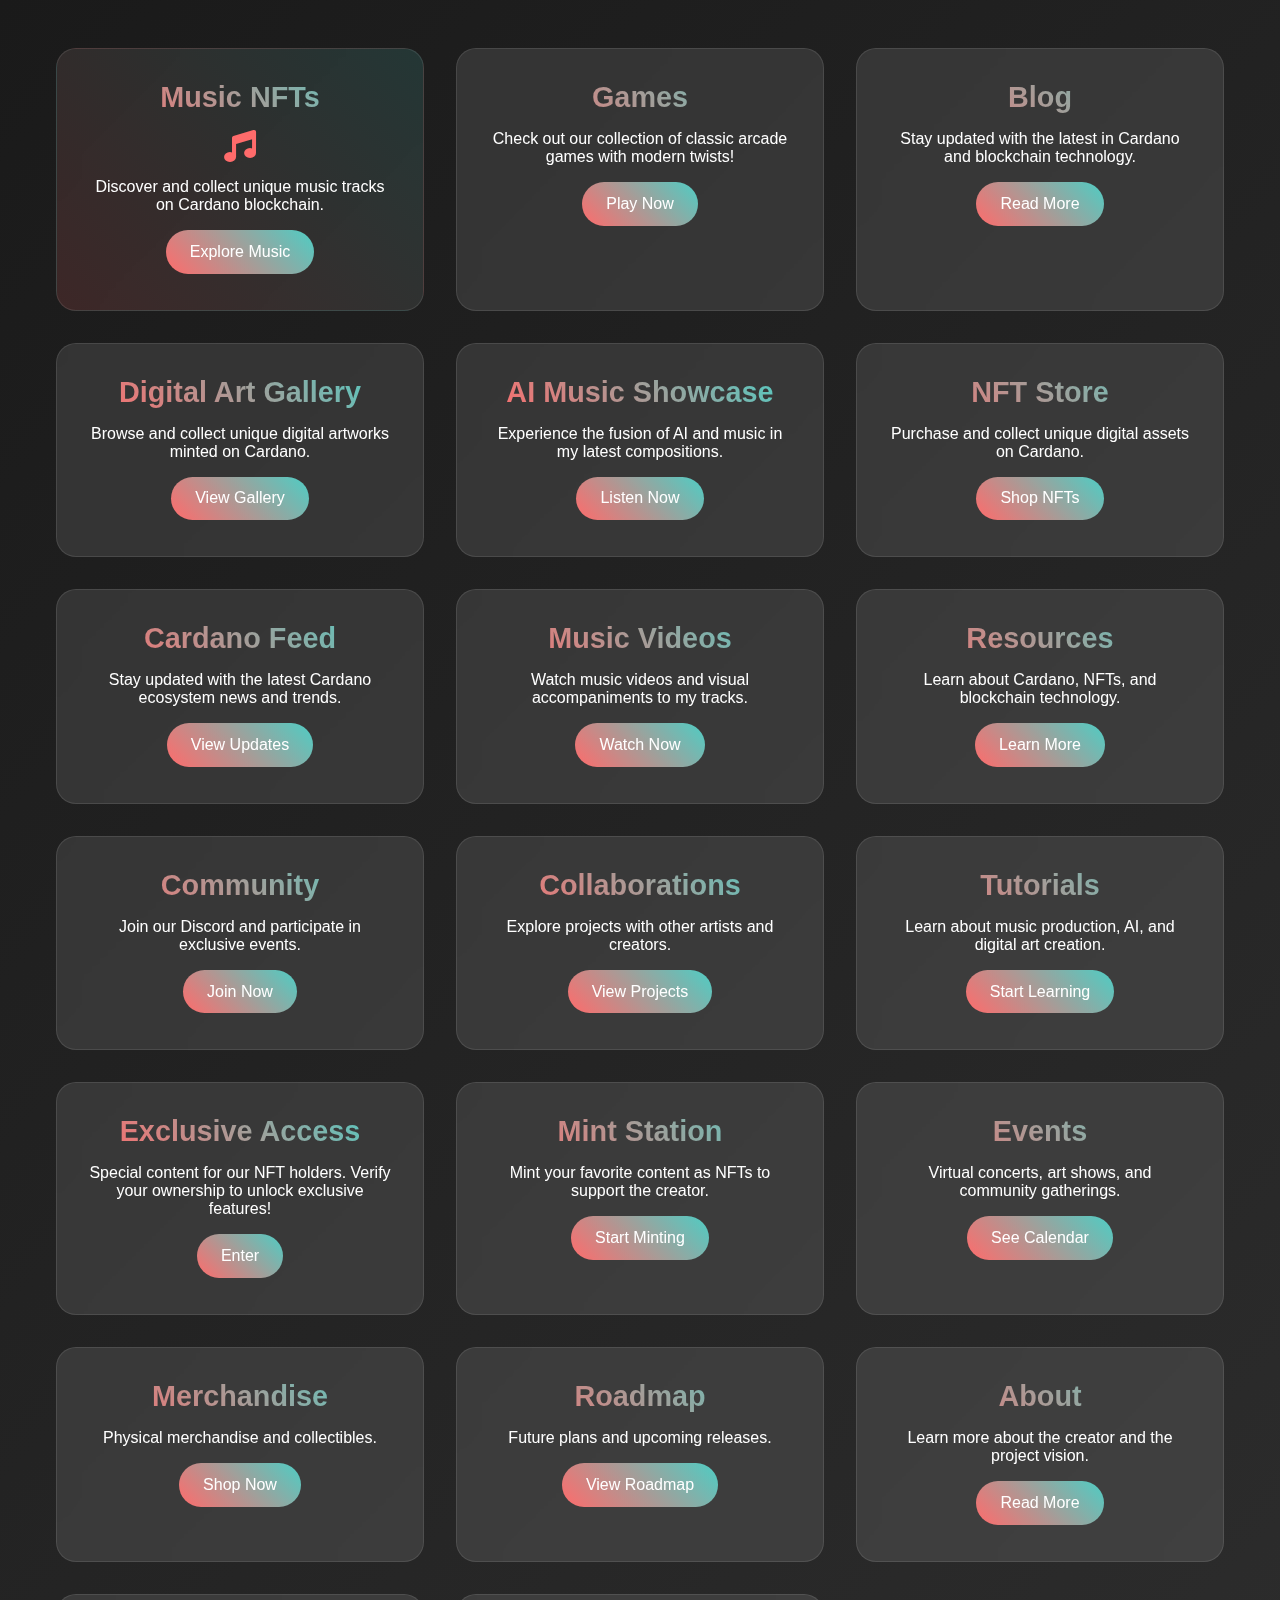
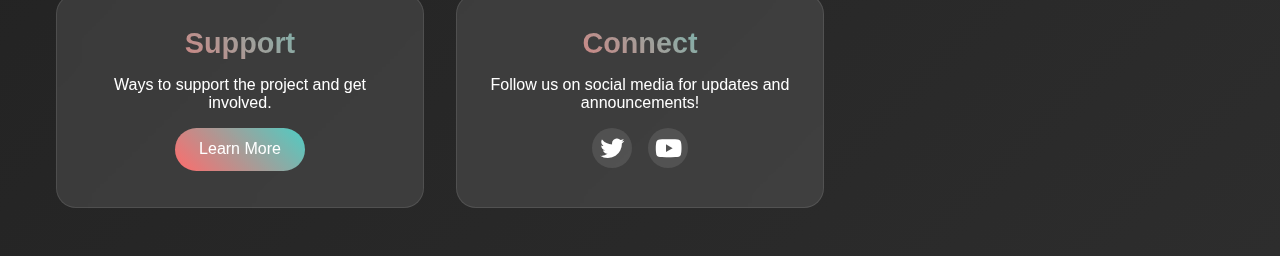
<file: index.html>
<!DOCTYPE html>
<html lang="en">
<head>
    <meta charset="UTF-8">
    <meta name="viewport" content="width=device-width, initial-scale=1.0">
    <title>REIDOS - Home</title>
    <style>
        * {
            margin: 0;
            padding: 0;
            box-sizing: border-box;
            font-family: 'Segoe UI', Tahoma, Geneva, Verdana, sans-serif;
        }

        body {
            background: linear-gradient(135deg, #1a1a1a, #2d2d2d);
            color: #ffffff;
            min-height: 100vh;
            padding: 2rem;
        }

        .container {
            max-width: 1200px;
            margin: 0 auto;
            display: grid;
            grid-template-columns: repeat(auto-fit, minmax(300px, 1fr));
            gap: 2rem;
            padding: 1rem;
        }

        .card {
            background: rgba(255, 255, 255, 0.1);
            border-radius: 20px;
            padding: 2rem;
            text-align: center;
            transition: transform 0.3s ease;
            backdrop-filter: blur(10px);
            border: 1px solid rgba(255, 255, 255, 0.1);
            position: relative;
            overflow: hidden;
        }

        .card::before {
            content: '';
            position: absolute;
            top: 0;
            left: 0;
            right: 0;
            bottom: 0;
            border-radius: 20px;
            padding: 2px;
            background: linear-gradient(45deg, #ff6b6b, #4ecdc4);
            -webkit-mask: 
                linear-gradient(#fff 0 0) content-box, 
                linear-gradient(#fff 0 0);
            -webkit-mask-composite: xor;
            mask-composite: exclude;
            opacity: 0;
            transition: opacity 0.3s ease;
        }

        .card:hover {
            transform: translateY(-10px);
        }

        .card:hover::before {
            opacity: 1;
        }

        .card h2 {
            font-size: 1.8rem;
            margin-bottom: 1rem;
            background: linear-gradient(45deg, #ff6b6b, #4ecdc4);
            -webkit-background-clip: text;
            -webkit-text-fill-color: transparent;
        }

        .neon-link {
            display: inline-block;
            padding: 0.8rem 1.5rem;
            background: linear-gradient(45deg, #ff6b6b, #4ecdc4);
            color: white;
            text-decoration: none;
            border-radius: 25px;
            margin-top: 1rem;
            position: relative;
            z-index: 1;
            overflow: hidden;
            transition: transform 0.3s ease;
        }

        .neon-link::before {
            content: '';
            position: absolute;
            top: 0;
            left: 0;
            width: 100%;
            height: 100%;
            background: linear-gradient(45deg, #ff6b6b, #4ecdc4);
            opacity: 0;
            z-index: -1;
            transition: opacity 0.3s ease;
        }

        .neon-link:hover {
            transform: scale(1.05);
            box-shadow: 0 0 20px rgba(78, 205, 196, 0.5);
        }

        .neon-link:hover::before {
            opacity: 1;
        }

        .social-links {
            display: flex;
            justify-content: center;
            gap: 1rem;
            margin-top: 1rem;
        }

        .social-icon {
            width: 40px;
            height: 40px;
            border-radius: 50%;
            background: rgba(255, 255, 255, 0.1);
            display: flex;
            align-items: center;
            justify-content: center;
            transition: transform 0.3s ease, box-shadow 0.3s ease;
            position: relative;
            z-index: 2;
            cursor: pointer;
            text-decoration: none;
        }

        .social-icon i {
            color: #ffffff;
            font-size: 24px;
            position: relative;
            z-index: 2;
        }

        .social-icon:hover {
            transform: scale(1.1);
            box-shadow: 0 0 15px rgba(78, 205, 196, 0.5);
        }

        .exclusive-card {
            background: linear-gradient(45deg, rgba(255, 107, 107, 0.1), rgba(78, 205, 196, 0.1));
            animation: pulse 2s infinite;
        }

        @keyframes pulse {
            0% { box-shadow: 0 0 0 0 rgba(78, 205, 196, 0.4); }
            70% { box-shadow: 0 0 0 20px rgba(78, 205, 196, 0); }
            100% { box-shadow: 0 0 0 0 rgba(78, 205, 196, 0); }
        }

        .card.music-card {
            background: linear-gradient(45deg, rgba(255, 107, 107, 0.15), rgba(78, 205, 196, 0.15));
        }

        .card.music-card::before {
            background: linear-gradient(45deg, #ff6b6b, #8338ec);
        }

        .music-icon {
            font-size: 2rem;
            margin-bottom: 1rem;
            color: #ff6b6b;
        }
    </style>
    <link rel="stylesheet" href="https://cdnjs.cloudflare.com/ajax/libs/font-awesome/6.0.0/css/all.min.css">
</head>
<body>
    <div class="container">
        <div class="card music-card">
            <h2>Music NFTs</h2>
            <i class="fas fa-music music-icon"></i>
            <p>Discover and collect unique music tracks on Cardano blockchain.</p>
            <a href="music.html" class="neon-link">Explore Music</a>
        </div>

        <div class="card">
            <h2>Games</h2>
            <p>Check out our collection of classic arcade games with modern twists!</p>
            <a href="games.html" class="neon-link">Play Now</a>
        </div>

        <div class="card">
            <h2>Blog</h2>
            <p>Stay updated with the latest in Cardano and blockchain technology.</p>
            <a href="blog.html" class="neon-link">Read More</a>
        </div>

        <div class="card">
            <h2>Digital Art Gallery</h2>
            <p>Browse and collect unique digital artworks minted on Cardano.</p>
            <a href="gallery.html" class="neon-link">View Gallery</a>
        </div>

        <div class="card">
            <h2>AI Music Showcase</h2>
            <p>Experience the fusion of AI and music in my latest compositions.</p>
            <a href="ai-music.html" class="neon-link">Listen Now</a>
        </div>

        <div class="card">
            <h2>NFT Store</h2>
            <p>Purchase and collect unique digital assets on Cardano.</p>
            <a href="store.html" class="neon-link">Shop NFTs</a>
        </div>

        <div class="card">
            <h2>Cardano Feed</h2>
            <p>Stay updated with the latest Cardano ecosystem news and trends.</p>
            <a href="cardano-feed.html" class="neon-link">View Updates</a>
        </div>

        <div class="card">
            <h2>Music Videos</h2>
            <p>Watch music videos and visual accompaniments to my tracks.</p>
            <a href="videos.html" class="neon-link">Watch Now</a>
        </div>

        <div class="card">
            <h2>Resources</h2>
            <p>Learn about Cardano, NFTs, and blockchain technology.</p>
            <a href="resources.html" class="neon-link">Learn More</a>
        </div>

        <div class="card">
            <h2>Community</h2>
            <p>Join our Discord and participate in exclusive events.</p>
            <a href="#" class="neon-link">Join Now</a>
        </div>

        <div class="card">
            <h2>Collaborations</h2>
            <p>Explore projects with other artists and creators.</p>
            <a href="collabs.html" class="neon-link">View Projects</a>
        </div>

        <div class="card">
            <h2>Tutorials</h2>
            <p>Learn about music production, AI, and digital art creation.</p>
            <a href="tutorials.html" class="neon-link">Start Learning</a>
        </div>

        <div class="card">
            <h2>Exclusive Access</h2>
            <p>Special content for our NFT holders. Verify your ownership to unlock exclusive features!</p>
            <a href="exclusive.html" class="neon-link">Enter</a>
        </div>

        <div class="card">
            <h2>Mint Station</h2>
            <p>Mint your favorite content as NFTs to support the creator.</p>
            <a href="mint.html" class="neon-link">Start Minting</a>
        </div>

        <div class="card">
            <h2>Events</h2>
            <p>Virtual concerts, art shows, and community gatherings.</p>
            <a href="events.html" class="neon-link">See Calendar</a>
        </div>

        <div class="card">
            <h2>Merchandise</h2>
            <p>Physical merchandise and collectibles.</p>
            <a href="merch.html" class="neon-link">Shop Now</a>
        </div>

        <div class="card">
            <h2>Roadmap</h2>
            <p>Future plans and upcoming releases.</p>
            <a href="roadmap.html" class="neon-link">View Roadmap</a>
        </div>

        <div class="card">
            <h2>About</h2>
            <p>Learn more about the creator and the project vision.</p>
            <a href="about.html" class="neon-link">Read More</a>
        </div>

        <div class="card">
            <h2>Support</h2>
            <p>Ways to support the project and get involved.</p>
            <a href="support.html" class="neon-link">Learn More</a>
        </div>

        <div class="card">
            <h2>Connect</h2>
            <p>Follow us on social media for updates and announcements!</p>
            <div class="social-links">
                <a href="https://x.com/reidos_ada" class="social-icon" target="_blank">
                    <i class="fab fa-twitter"></i>
                </a>
                <a href="https://youtube.com/@reidos6420" class="social-icon" target="_blank">
                    <i class="fab fa-youtube"></i>
                </a>
            </div>
        </div>
    </div>
</body>
</html>
</file>
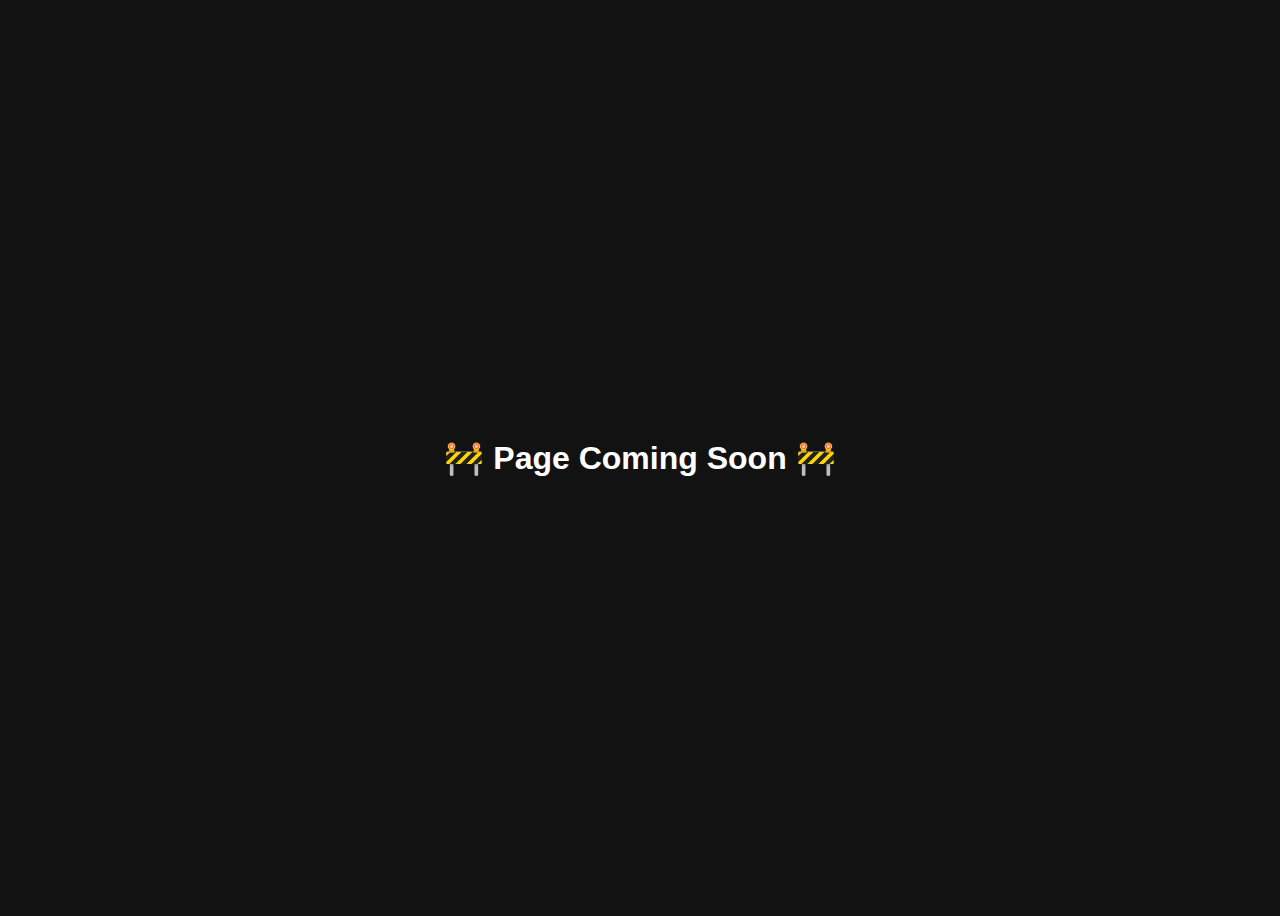
<file: about.html>
<!DOCTYPE html>
<html lang="en">
<head>
  <meta charset="UTF-8">
  <meta name="viewport" content="width=device-width, initial-scale=1.0">
  <title>Coming Soon</title>
  <style>
    body {
      background-color: #121212;
      color: #fff;
      font-family: sans-serif;
      display: flex;
      justify-content: center;
      align-items: center;
      height: 100vh;
    }
    h1 {
      font-size: 2rem;
    }
  </style>
</head>
<body>
  <h1>🚧 Page Coming Soon 🚧</h1>
</body>
</html>
</file>
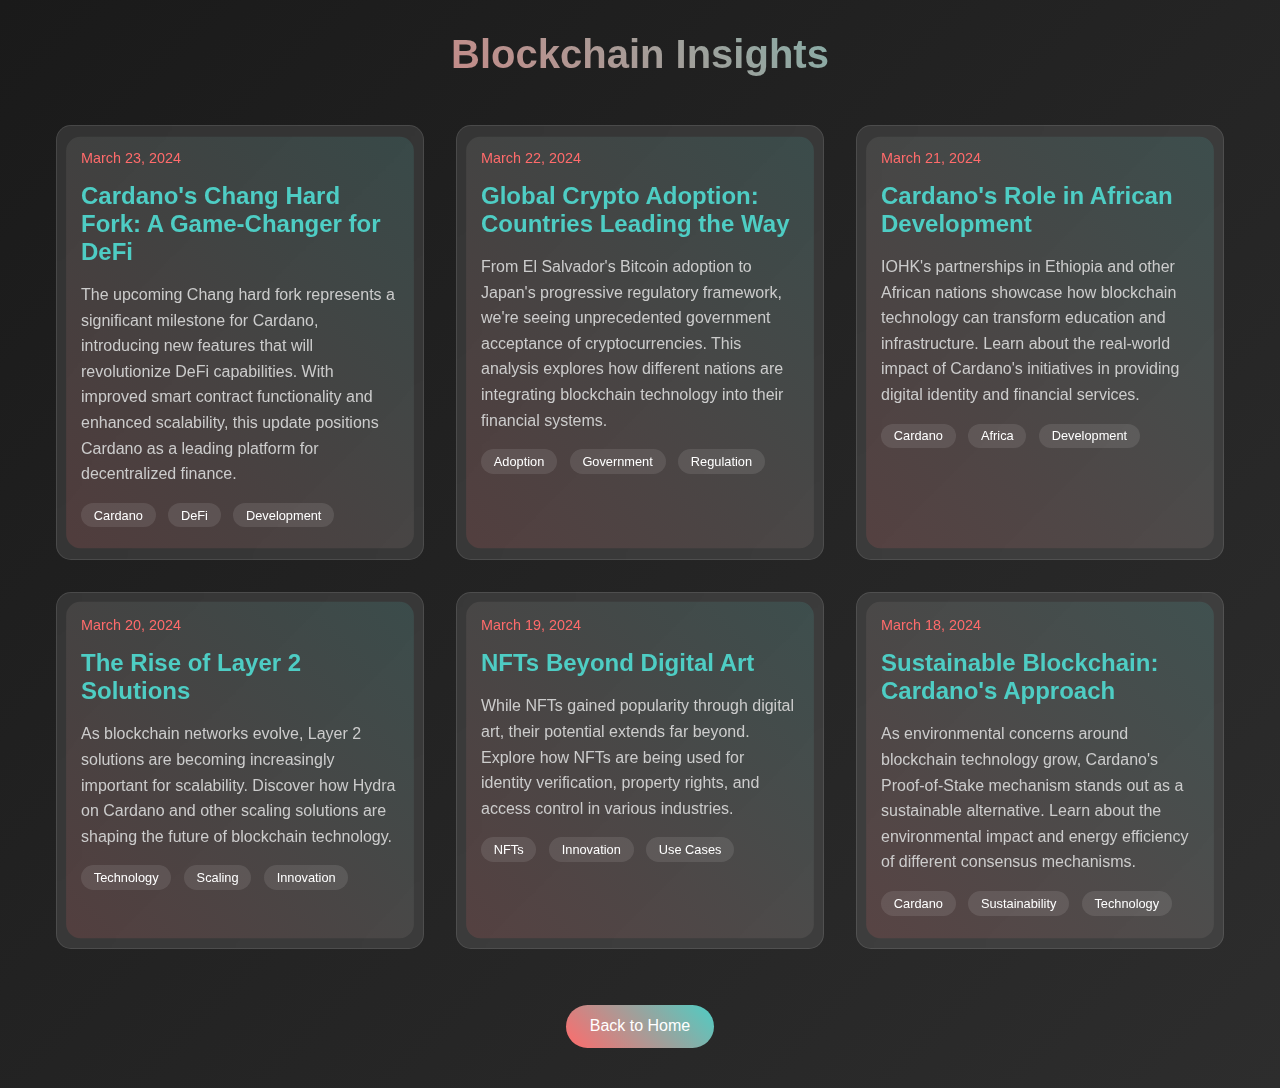
<file: blog.html>
<!DOCTYPE html>
<html lang="en">
<head>
    <meta charset="UTF-8">
    <meta name="viewport" content="width=device-width, initial-scale=1.0">
    <title>REIDOS - Blog</title>
    <style>
        * {
            margin: 0;
            padding: 0;
            box-sizing: border-box;
            font-family: 'Segoe UI', Tahoma, Geneva, Verdana, sans-serif;
        }

        body {
            background: linear-gradient(135deg, #1a1a1a, #2d2d2d);
            color: #ffffff;
            min-height: 100vh;
            padding: 2rem;
        }

        .container {
            max-width: 1200px;
            margin: 0 auto;
        }

        h1 {
            font-size: 2.5rem;
            margin-bottom: 2rem;
            text-align: center;
            background: linear-gradient(45deg, #ff6b6b, #4ecdc4);
            -webkit-background-clip: text;
            -webkit-text-fill-color: transparent;
        }

        .blog-grid {
            display: grid;
            grid-template-columns: repeat(auto-fit, minmax(300px, 1fr));
            gap: 2rem;
            padding: 1rem;
        }

        .blog-card {
            background: rgba(255, 255, 255, 0.1);
            border-radius: 15px;
            padding: 1.5rem;
            transition: transform 0.3s ease, box-shadow 0.3s ease;
            backdrop-filter: blur(10px);
            border: 1px solid rgba(255, 255, 255, 0.1);
            position: relative;
            overflow: hidden;
        }

        .blog-card::before {
            content: '';
            position: absolute;
            top: 0;
            left: 0;
            right: 0;
            bottom: 0;
            border-radius: 15px;
            z-index: -1;
            background: linear-gradient(45deg, #ff6b6b22, #4ecdc422);
            transform: scale(0.95);
            transition: transform 0.3s ease;
        }

        .blog-card:hover {
            transform: translateY(-5px);
            box-shadow: 0 0 30px rgba(78, 205, 196, 0.3);
        }

        .blog-card:hover::before {
            transform: scale(1);
        }

        .blog-card h2 {
            color: #4ecdc4;
            margin-bottom: 1rem;
            font-size: 1.5rem;
        }

        .blog-card .date {
            color: #ff6b6b;
            font-size: 0.9rem;
            margin-bottom: 1rem;
        }

        .blog-card p {
            color: #cccccc;
            line-height: 1.6;
            margin-bottom: 1rem;
        }

        .tag {
            display: inline-block;
            padding: 0.3rem 0.8rem;
            background: rgba(255, 255, 255, 0.1);
            border-radius: 15px;
            font-size: 0.8rem;
            margin-right: 0.5rem;
            margin-bottom: 0.5rem;
        }

        .btn {
            display: inline-block;
            padding: 0.8rem 1.5rem;
            background: linear-gradient(45deg, #ff6b6b, #4ecdc4);
            color: white;
            text-decoration: none;
            border-radius: 25px;
            margin: 0.5rem;
            transition: transform 0.3s ease, box-shadow 0.3s ease;
        }

        .btn:hover {
            transform: scale(1.05);
            box-shadow: 0 0 20px rgba(255, 107, 107, 0.4);
        }

        .back-to-home {
            text-align: center;
            margin-top: 2rem;
        }
    </style>
</head>
<body>
    <div class="container">
        <h1>Blockchain Insights</h1>

        <div class="blog-grid">
            <article class="blog-card">
                <div class="date">March 23, 2024</div>
                <h2>Cardano's Chang Hard Fork: A Game-Changer for DeFi</h2>
                <p>The upcoming Chang hard fork represents a significant milestone for Cardano, introducing new features that will revolutionize DeFi capabilities. With improved smart contract functionality and enhanced scalability, this update positions Cardano as a leading platform for decentralized finance.</p>
                <div class="tags">
                    <span class="tag">Cardano</span>
                    <span class="tag">DeFi</span>
                    <span class="tag">Development</span>
                </div>
            </article>

            <article class="blog-card">
                <div class="date">March 22, 2024</div>
                <h2>Global Crypto Adoption: Countries Leading the Way</h2>
                <p>From El Salvador's Bitcoin adoption to Japan's progressive regulatory framework, we're seeing unprecedented government acceptance of cryptocurrencies. This analysis explores how different nations are integrating blockchain technology into their financial systems.</p>
                <div class="tags">
                    <span class="tag">Adoption</span>
                    <span class="tag">Government</span>
                    <span class="tag">Regulation</span>
                </div>
            </article>

            <article class="blog-card">
                <div class="date">March 21, 2024</div>
                <h2>Cardano's Role in African Development</h2>
                <p>IOHK's partnerships in Ethiopia and other African nations showcase how blockchain technology can transform education and infrastructure. Learn about the real-world impact of Cardano's initiatives in providing digital identity and financial services.</p>
                <div class="tags">
                    <span class="tag">Cardano</span>
                    <span class="tag">Africa</span>
                    <span class="tag">Development</span>
                </div>
            </article>

            <article class="blog-card">
                <div class="date">March 20, 2024</div>
                <h2>The Rise of Layer 2 Solutions</h2>
                <p>As blockchain networks evolve, Layer 2 solutions are becoming increasingly important for scalability. Discover how Hydra on Cardano and other scaling solutions are shaping the future of blockchain technology.</p>
                <div class="tags">
                    <span class="tag">Technology</span>
                    <span class="tag">Scaling</span>
                    <span class="tag">Innovation</span>
                </div>
            </article>

            <article class="blog-card">
                <div class="date">March 19, 2024</div>
                <h2>NFTs Beyond Digital Art</h2>
                <p>While NFTs gained popularity through digital art, their potential extends far beyond. Explore how NFTs are being used for identity verification, property rights, and access control in various industries.</p>
                <div class="tags">
                    <span class="tag">NFTs</span>
                    <span class="tag">Innovation</span>
                    <span class="tag">Use Cases</span>
                </div>
            </article>

            <article class="blog-card">
                <div class="date">March 18, 2024</div>
                <h2>Sustainable Blockchain: Cardano's Approach</h2>
                <p>As environmental concerns around blockchain technology grow, Cardano's Proof-of-Stake mechanism stands out as a sustainable alternative. Learn about the environmental impact and energy efficiency of different consensus mechanisms.</p>
                <div class="tags">
                    <span class="tag">Cardano</span>
                    <span class="tag">Sustainability</span>
                    <span class="tag">Technology</span>
                </div>
            </article>
        </div>

        <div class="back-to-home">
            <a href="index.html" class="btn">Back to Home</a>
        </div>
    </div>
</body>
</html>
</file>
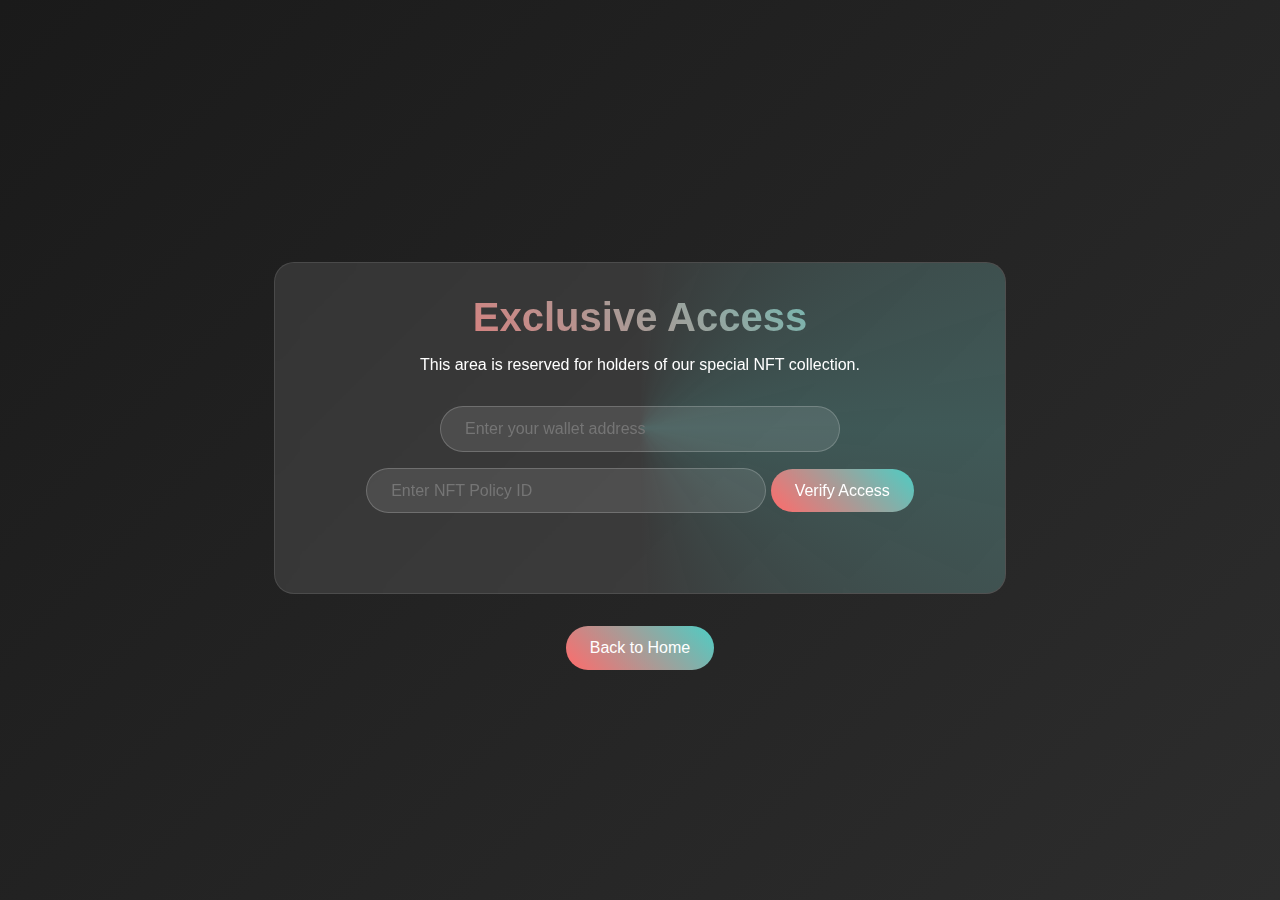
<file: exclusive.html>
<!DOCTYPE html>
<html lang="en">
<head>
    <meta charset="UTF-8">
    <meta name="viewport" content="width=device-width, initial-scale=1.0">
    <title>REIDOS - Exclusive Access</title>
    <style>
        * {
            margin: 0;
            padding: 0;
            box-sizing: border-box;
            font-family: 'Segoe UI', Tahoma, Geneva, Verdana, sans-serif;
        }

        body {
            background: linear-gradient(135deg, #1a1a1a, #2d2d2d);
            color: #ffffff;
            min-height: 100vh;
            display: flex;
            flex-direction: column;
            align-items: center;
            justify-content: center;
            padding: 2rem;
        }

        .container {
            max-width: 800px;
            text-align: center;
        }

        .nft-gate {
            background: rgba(255, 255, 255, 0.1);
            border-radius: 20px;
            padding: 2rem;
            backdrop-filter: blur(10px);
            border: 1px solid rgba(255, 255, 255, 0.1);
            margin: 2rem 0;
            position: relative;
            overflow: hidden;
        }

        .nft-gate::before {
            content: '';
            position: absolute;
            top: -50%;
            left: -50%;
            width: 200%;
            height: 200%;
            background: conic-gradient(
                from 0deg,
                transparent 0%,
                rgba(78, 205, 196, 0.2) 25%,
                transparent 50%
            );
            animation: rotate 4s linear infinite;
            z-index: -1;
        }

        @keyframes rotate {
            from { transform: rotate(0deg); }
            to { transform: rotate(360deg); }
        }

        h1 {
            font-size: 2.5rem;
            margin-bottom: 1rem;
            background: linear-gradient(45deg, #ff6b6b, #4ecdc4);
            -webkit-background-clip: text;
            -webkit-text-fill-color: transparent;
        }

        .input-group {
            margin: 2rem 0;
        }

        input {
            background: rgba(255, 255, 255, 0.1);
            border: 1px solid rgba(255, 255, 255, 0.2);
            padding: 0.8rem 1.5rem;
            border-radius: 25px;
            color: white;
            font-size: 1rem;
            width: 100%;
            max-width: 400px;
            margin-bottom: 1rem;
        }

        input:focus {
            outline: none;
            border-color: #4ecdc4;
            box-shadow: 0 0 15px rgba(78, 205, 196, 0.3);
        }

        .btn {
            display: inline-block;
            padding: 0.8rem 1.5rem;
            background: linear-gradient(45deg, #ff6b6b, #4ecdc4);
            color: white;
            text-decoration: none;
            border-radius: 25px;
            font-size: 1rem;
            border: none;
            cursor: pointer;
            transition: transform 0.3s ease, box-shadow 0.3s ease;
        }

        .btn:hover {
            transform: scale(1.05);
            box-shadow: 0 0 20px rgba(255, 107, 107, 0.4);
        }

        .error-message {
            color: #ff6b6b;
            margin-top: 1rem;
            display: none;
        }

        .success-message {
            color: #4ecdc4;
            margin-top: 1rem;
            display: none;
        }

        .hidden-content {
            display: none;
            animation: fadeIn 0.5s ease;
        }

        @keyframes fadeIn {
            from { opacity: 0; }
            to { opacity: 1; }
        }

        .back-to-home {
            margin-top: 2rem;
        }
    </style>
</head>
<body>
    <div class="container">
        <div class="nft-gate">
            <h1>Exclusive Access</h1>
            <p>This area is reserved for holders of our special NFT collection.</p>
            
            <div class="input-group">
                <input type="text" id="wallet-address" placeholder="Enter your wallet address">
                <input type="text" id="policy-id" placeholder="Enter NFT Policy ID">
                <button class="btn" onclick="verifyNFT()">Verify Access</button>
            </div>

            <div id="error-message" class="error-message">
                Sorry, we couldn't verify your NFT ownership. Please check your inputs and try again.
            </div>

            <div id="success-message" class="success-message">
                NFT verification successful! Loading exclusive content...
            </div>
        </div>

        <div id="exclusive-content" class="hidden-content">
            <!-- This content will be shown only after NFT verification -->
            <h2>Welcome to the Exclusive Area</h2>
            <p>Special content and features for our NFT holders will appear here.</p>
        </div>

        <div class="back-to-home">
            <a href="index.html" class="btn">Back to Home</a>
        </div>
    </div>

    <script>
        function verifyNFT() {
            const walletAddress = document.getElementById('wallet-address').value;
            const policyId = document.getElementById('policy-id').value;
            const errorMessage = document.getElementById('error-message');
            const successMessage = document.getElementById('success-message');
            const exclusiveContent = document.getElementById('exclusive-content');

            // Here you would typically make an API call to verify NFT ownership
            // For now, we'll just check if the policy ID matches a specific value
            const validPolicyId = "YOUR_POLICY_ID_HERE"; // Replace with your actual policy ID

            if (walletAddress && policyId === validPolicyId) {
                errorMessage.style.display = 'none';
                successMessage.style.display = 'block';
                setTimeout(() => {
                    exclusiveContent.style.display = 'block';
                }, 1500);
            } else {
                errorMessage.style.display = 'block';
                successMessage.style.display = 'none';
                exclusiveContent.style.display = 'none';
            }
        }
    </script>
</body>
</html>
</file>
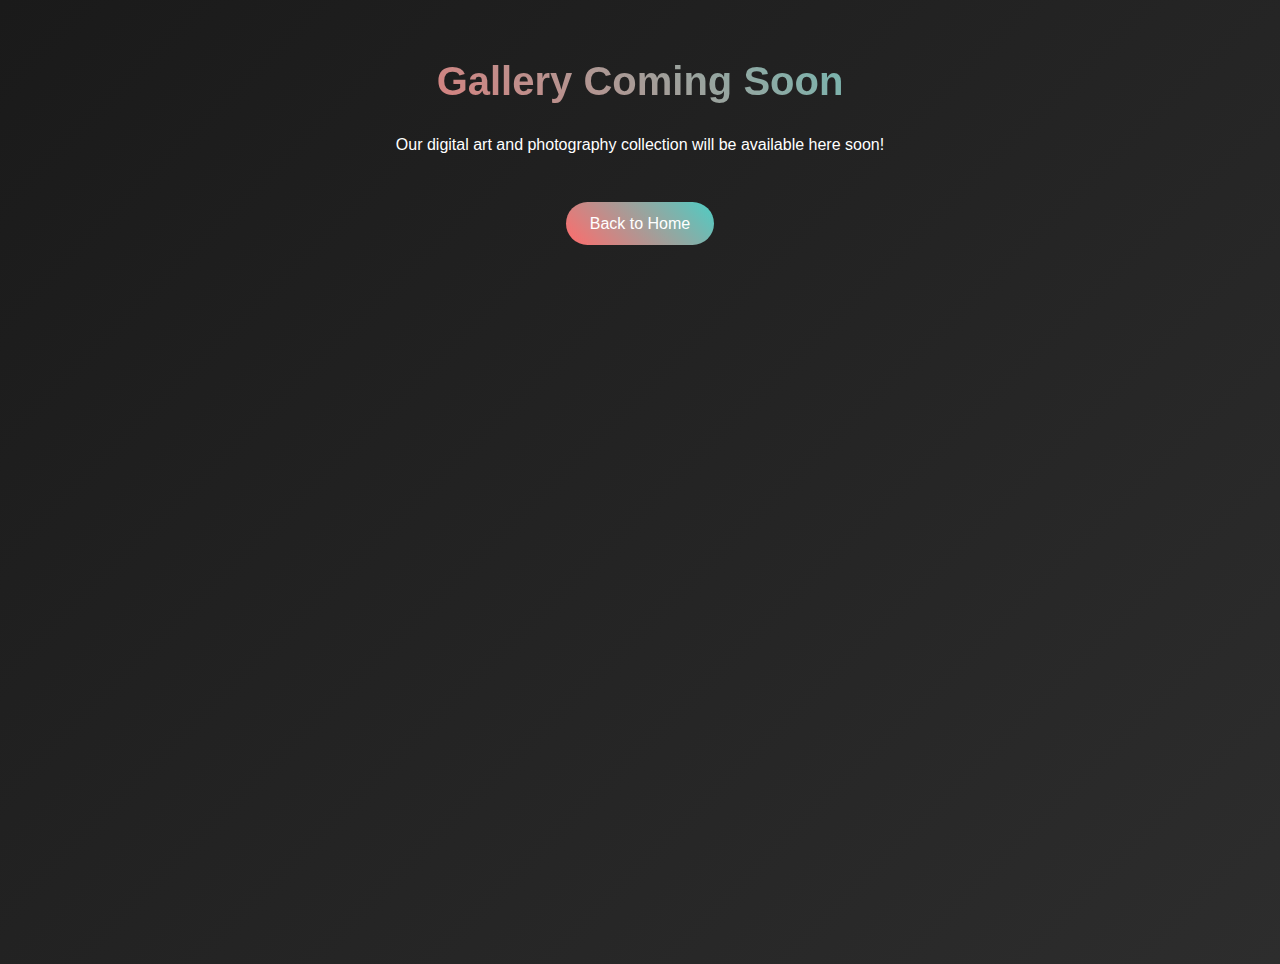
<file: gallery.html>
<!DOCTYPE html>
<html lang="en">
<head>
    <meta charset="UTF-8">
    <meta name="viewport" content="width=device-width, initial-scale=1.0">
    <title>REIDOS - Gallery</title>
    <style>
        body {
            font-family: 'Segoe UI', Tahoma, Geneva, Verdana, sans-serif;
            background: linear-gradient(135deg, #1a1a1a, #2d2d2d);
            color: #ffffff;
            min-height: 100vh;
            margin: 0;
            padding: 2rem;
            text-align: center;
        }
        .container {
            max-width: 800px;
            margin: 0 auto;
        }
        h1 {
            font-size: 2.5rem;
            margin-bottom: 2rem;
            background: linear-gradient(45deg, #ff6b6b, #4ecdc4);
            -webkit-background-clip: text;
            -webkit-text-fill-color: transparent;
        }
        .btn {
            display: inline-block;
            padding: 0.8rem 1.5rem;
            background: linear-gradient(45deg, #ff6b6b, #4ecdc4);
            color: white;
            text-decoration: none;
            border-radius: 25px;
            margin-top: 2rem;
        }
    </style>
</head>
<body>
    <div class="container">
        <h1>Gallery Coming Soon</h1>
        <p>Our digital art and photography collection will be available here soon!</p>
        <a href="index.html" class="btn">Back to Home</a>
    </div>
</body>
</html>
</file>
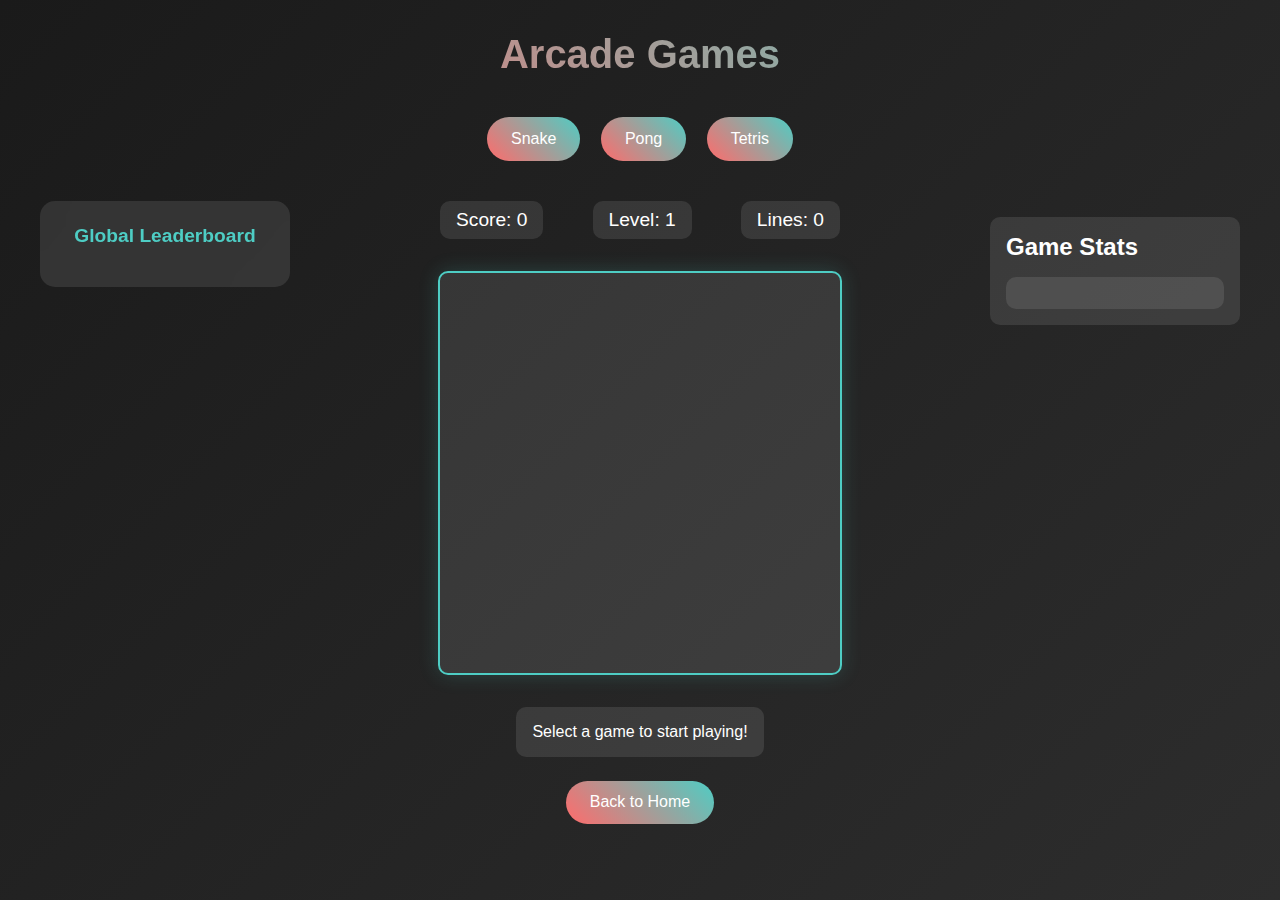
<file: games.html>
<!DOCTYPE html>
<html lang="en">
<head>
    <meta charset="UTF-8">
    <meta name="viewport" content="width=device-width, initial-scale=1.0">
    <title>REIDOS - Games</title>
    <style>
        * {
            margin: 0;
            padding: 0;
            box-sizing: border-box;
            font-family: 'Segoe UI', Tahoma, Geneva, Verdana, sans-serif;
        }

        body {
            background: linear-gradient(135deg, #1a1a1a, #2d2d2d);
            color: #ffffff;
            min-height: 100vh;
            padding: 2rem;
            overflow: hidden;
        }

        .container {
            max-width: 1200px;
            margin: 0 auto;
            text-align: center;
        }

        h1 {
            font-size: 2.5rem;
            margin-bottom: 2rem;
            background: linear-gradient(45deg, #ff6b6b, #4ecdc4);
            -webkit-background-clip: text;
            -webkit-text-fill-color: transparent;
        }

        .game-layout {
            display: grid;
            grid-template-columns: 250px 1fr 250px;
            gap: 2rem;
            align-items: start;
        }

        .leaderboard {
            background: rgba(255, 255, 255, 0.1);
            border-radius: 15px;
            padding: 1.5rem;
            backdrop-filter: blur(10px);
        }

        .leaderboard h2 {
            color: #4ecdc4;
            margin-bottom: 1rem;
            font-size: 1.2rem;
        }

        .leaderboard-list {
            list-style: none;
        }

        .leaderboard-item {
            display: flex;
            justify-content: space-between;
            padding: 0.5rem;
            border-bottom: 1px solid rgba(255, 255, 255, 0.1);
            font-size: 0.9rem;
        }

        .leaderboard-item:last-child {
            border-bottom: none;
        }

        .game-container {
            display: flex;
            flex-direction: column;
            align-items: center;
        }

        .game-info {
            display: flex;
            justify-content: space-between;
            width: 100%;
            max-width: 400px;
            margin-bottom: 1rem;
        }

        .score, .level, .lines {
            background: rgba(255, 255, 255, 0.1);
            padding: 0.5rem 1rem;
            border-radius: 10px;
            font-size: 1.2rem;
        }

        canvas {
            background: rgba(255, 255, 255, 0.1);
            border-radius: 10px;
            margin: 1rem 0;
            box-shadow: 0 0 20px rgba(78, 205, 196, 0.2);
        }

        .controls {
            margin: 1rem 0;
            padding: 1rem;
            background: rgba(255, 255, 255, 0.1);
            border-radius: 10px;
            max-width: 500px;
        }

        .game-select {
            margin-bottom: 2rem;
        }

        .btn {
            display: inline-block;
            padding: 0.8rem 1.5rem;
            background: linear-gradient(45deg, #ff6b6b, #4ecdc4);
            color: white;
            text-decoration: none;
            border-radius: 25px;
            margin: 0.5rem;
            cursor: pointer;
            border: none;
            font-size: 1rem;
            transition: transform 0.3s ease, box-shadow 0.3s ease;
        }

        .btn:hover {
            transform: scale(1.05);
            box-shadow: 0 0 15px rgba(255, 107, 107, 0.4);
        }

        .btn.active {
            box-shadow: 0 0 20px rgba(78, 205, 196, 0.5);
            transform: scale(1.1);
        }

        .next-piece {
            background: rgba(255, 255, 255, 0.1);
            border-radius: 10px;
            padding: 1rem;
            margin-top: 1rem;
        }

        .next-piece h3 {
            color: #4ecdc4;
            margin-bottom: 0.5rem;
        }

        .particle {
            position: absolute;
            pointer-events: none;
            animation: particle 1s ease-out forwards;
        }

        @keyframes particle {
            0% {
                transform: scale(1) rotate(0deg);
                opacity: 1;
            }
            100% {
                transform: scale(0) rotate(360deg);
                opacity: 0;
            }
        }

        .power-up {
            position: absolute;
            animation: float 2s infinite ease-in-out;
        }

        @keyframes float {
            0%, 100% { transform: translateY(0); }
            50% { transform: translateY(-10px); }
        }

        #gameCanvas {
            border: 2px solid #4ecdc4;
            transition: box-shadow 0.3s ease;
        }

        #gameCanvas:hover {
            box-shadow: 0 0 30px rgba(78, 205, 196, 0.3);
        }

        .stats {
            text-align: left;
            padding: 1rem;
            background: rgba(255, 255, 255, 0.1);
            border-radius: 10px;
            margin-top: 1rem;
        }

        .stats h3 {
            color: #4ecdc4;
            margin-bottom: 0.5rem;
        }

        .stats p {
            font-size: 0.9rem;
            margin: 0.2rem 0;
        }
    </style>
</head>
<body>
    <div class="container">
        <h1>Arcade Games</h1>
        
        <div class="game-select">
            <button class="btn" onclick="selectGame('snake')">Snake</button>
            <button class="btn" onclick="selectGame('pong')">Pong</button>
            <button class="btn" onclick="selectGame('tetris')">Tetris</button>
        </div>

        <div class="game-layout">
            <div class="leaderboard">
                <h2>Global Leaderboard</h2>
                <div id="leaderboard-list"></div>
            </div>

            <div class="game-container">
                <div class="game-info">
                    <div class="score">Score: <span id="score">0</span></div>
                    <div class="level">Level: <span id="level">1</span></div>
                    <div class="lines">Lines: <span id="lines">0</span></div>
                </div>
                <canvas id="gameCanvas" width="400" height="400"></canvas>
                <div class="controls" id="controls">
                    Select a game to start playing!
                </div>
            </div>

            <div class="stats">
                <h2>Game Stats</h2>
                <div id="game-stats"></div>
                <div class="next-piece" id="next-piece"></div>
            </div>
        </div>

        <a href="index.html" class="btn">Back to Home</a>
    </div>

    <script>
        // Prevent scrolling with arrow keys and spacebar
        window.addEventListener("keydown", function(e) {
            if(["Space","ArrowUp","ArrowDown","ArrowLeft","ArrowRight"].indexOf(e.code) > -1) {
                e.preventDefault();
            }
        }, false);

        // Game variables
        const canvas = document.getElementById('gameCanvas');
        const ctx = canvas.getContext('2d');
        let score = 0;
        let level = 1;
        let lines = 0;
        let gameLoop;
        let currentGame = null;
        let highScores = {
            snake: [],
            pong: [],
            tetris: []
        };

        // Load high scores from localStorage
        function loadHighScores() {
            const saved = localStorage.getItem('arcadeHighScores');
            if (saved) {
                highScores = JSON.parse(saved);
            }
            updateLeaderboard();
        }

        // Save high scores to localStorage
        function saveHighScore(game, score) {
            if (!highScores[game]) {
                highScores[game] = [];
            }
            highScores[game].push(score);
            highScores[game].sort((a, b) => b - a);
            highScores[game] = highScores[game].slice(0, 5);
            localStorage.setItem('arcadeHighScores', JSON.stringify(highScores));
            updateLeaderboard();
        }

        function updateLeaderboard() {
            const leaderboardEl = document.getElementById('leaderboard-list');
            leaderboardEl.innerHTML = '';
            
            for (const game in highScores) {
                const gameScores = highScores[game];
                if (gameScores.length > 0) {
                    leaderboardEl.innerHTML += `
                        <h3 style="color: #ff6b6b; margin-top: 1rem;">${game.charAt(0).toUpperCase() + game.slice(1)}</h3>
                    `;
                    gameScores.forEach((score, index) => {
                        leaderboardEl.innerHTML += `
                            <div class="leaderboard-item">
                                <span>#${index + 1}</span>
                                <span>${score}</span>
                            </div>
                        `;
                    });
                }
            }
        }

        // Load high scores on page load
        loadHighScores();

        // Create particle effect
        function createParticles(x, y, color) {
            for (let i = 0; i < 5; i++) {
                const particle = document.createElement('div');
                particle.className = 'particle';
                particle.style.left = x + 'px';
                particle.style.top = y + 'px';
                particle.style.backgroundColor = color;
                particle.style.width = '5px';
                particle.style.height = '5px';
                document.body.appendChild(particle);
                
                setTimeout(() => particle.remove(), 1000);
            }
        }

        // Update game stats
        function updateStats(stats) {
            const statsEl = document.getElementById('game-stats');
            statsEl.innerHTML = '';
            for (const [key, value] of Object.entries(stats)) {
                statsEl.innerHTML += `<p>${key}: ${value}</p>`;
            }
        }

        // Snake Game with power-ups
        const snake = {
            init() {
                this.position = [{x: 10, y: 10}];
                this.direction = {x: 1, y: 0};
                this.food = this.generateFood();
                this.powerUp = null;
                this.powerUpTimer = 0;
                this.speed = 150;
                this.gridSize = 20;
                this.stats = {
                    'Length': 1,
                    'Food Eaten': 0,
                    'Power-ups': 0
                };
                document.getElementById('controls').innerHTML = 
                    'Use WASD or Arrow Keys to move the snake.<br>Collect food and power-ups to grow and score points!';
                updateStats(this.stats);
            },
            generateFood() {
                return {
                    x: Math.floor(Math.random() * (canvas.width / this.gridSize)),
                    y: Math.floor(Math.random() * (canvas.height / this.gridSize))
                };
            },
            generatePowerUp() {
                if (Math.random() < 0.1 && !this.powerUp) {
                    this.powerUp = {
                        x: Math.floor(Math.random() * (canvas.width / this.gridSize)),
                        y: Math.floor(Math.random() * (canvas.height / this.gridSize)),
                        type: Math.random() < 0.5 ? 'speed' : 'points'
                    };
                }
            },
            update() {
                const head = {
                    x: this.position[0].x + this.direction.x,
                    y: this.position[0].y + this.direction.y
                };

                // Check collision with walls
                if (head.x < 0) head.x = canvas.width / this.gridSize - 1;
                if (head.x >= canvas.width / this.gridSize) head.x = 0;
                if (head.y < 0) head.y = canvas.height / this.gridSize - 1;
                if (head.y >= canvas.height / this.gridSize) head.y = 0;

                // Check collision with self
                for (let i = 0; i < this.position.length; i++) {
                    if (head.x === this.position[i].x && head.y === this.position[i].y) {
                        gameOver();
                        return;
                    }
                }

                this.position.unshift(head);

                // Check if food is eaten
                if (head.x === this.food.x && head.y === this.food.y) {
                    score += 10;
                    this.stats['Food Eaten']++;
                    this.stats['Length'] = this.position.length;
                    document.getElementById('score').textContent = score;
                    this.food = this.generateFood();
                    this.generatePowerUp();
                    createParticles(head.x * this.gridSize, head.y * this.gridSize, '#ff6b6b');
                    updateStats(this.stats);
                } else {
                    this.position.pop();
                }

                // Check power-up collision
                if (this.powerUp && head.x === this.powerUp.x && head.y === this.powerUp.y) {
                    if (this.powerUp.type === 'speed') {
                        this.speed = Math.max(50, this.speed - 20);
                        clearInterval(gameLoop);
                        gameLoop = setInterval(() => {
                            ctx.clearRect(0, 0, canvas.width, canvas.height);
                            this.update();
                            this.draw();
                        }, this.speed);
                    } else {
                        score += 50;
                        document.getElementById('score').textContent = score;
                    }
                    this.stats['Power-ups']++;
                    this.powerUp = null;
                    updateStats(this.stats);
                }
            },
            draw() {
                // Draw snake
                ctx.fillStyle = '#4ecdc4';
                this.position.forEach((segment, index) => {
                    const gradient = ctx.createLinearGradient(
                        segment.x * this.gridSize,
                        segment.y * this.gridSize,
                        (segment.x + 1) * this.gridSize,
                        (segment.y + 1) * this.gridSize
                    );
                    gradient.addColorStop(0, '#4ecdc4');
                    gradient.addColorStop(1, '#3a9b94');
                    ctx.fillStyle = gradient;
                    ctx.fillRect(
                        segment.x * this.gridSize,
                        segment.y * this.gridSize,
                        this.gridSize - 2,
                        this.gridSize - 2
                    );
                });

                // Draw food
                const foodGradient = ctx.createRadialGradient(
                    (this.food.x + 0.5) * this.gridSize,
                    (this.food.y + 0.5) * this.gridSize,
                    0,
                    (this.food.x + 0.5) * this.gridSize,
                    (this.food.y + 0.5) * this.gridSize,
                    this.gridSize / 2
                );
                foodGradient.addColorStop(0, '#ff6b6b');
                foodGradient.addColorStop(1, '#ff4747');
                ctx.fillStyle = foodGradient;
                ctx.beginPath();
                ctx.arc(
                    (this.food.x + 0.5) * this.gridSize,
                    (this.food.y + 0.5) * this.gridSize,
                    this.gridSize / 2 - 2,
                    0,
                    Math.PI * 2
                );
                ctx.fill();

                // Draw power-up
                if (this.powerUp) {
                    const powerUpGradient = ctx.createRadialGradient(
                        (this.powerUp.x + 0.5) * this.gridSize,
                        (this.powerUp.y + 0.5) * this.gridSize,
                        0,
                        (this.powerUp.x + 0.5) * this.gridSize,
                        (this.powerUp.y + 0.5) * this.gridSize,
                        this.gridSize / 2
                    );
                    powerUpGradient.addColorStop(0, this.powerUp.type === 'speed' ? '#ffbe0b' : '#8338ec');
                    powerUpGradient.addColorStop(1, this.powerUp.type === 'speed' ? '#fb5607' : '#3a86ff');
                    ctx.fillStyle = powerUpGradient;
                    ctx.beginPath();
                    ctx.arc(
                        (this.powerUp.x + 0.5) * this.gridSize,
                        (this.powerUp.y + 0.5) * this.gridSize,
                        this.gridSize / 2 - 2,
                        0,
                        Math.PI * 2
                    );
                    ctx.fill();
                }
            }
        };

        // Pong Game
        const pong = {
            init() {
                this.paddleHeight = 60;
                this.paddleWidth = 10;
                this.ballSize = 8;
                this.player = {y: canvas.height/2 - this.paddleHeight/2};
                this.computer = {y: canvas.height/2 - this.paddleHeight/2};
                this.ball = {
                    x: canvas.width/2,
                    y: canvas.height/2,
                    dx: 4,
                    dy: 4
                };
                document.getElementById('controls').innerHTML = 
                    'Use Up and Down Arrow Keys to move your paddle.<br>First to 5 points wins!';
            },
            update() {
                // Move ball
                this.ball.x += this.ball.dx;
                this.ball.y += this.ball.dy;

                // Ball collision with top and bottom
                if (this.ball.y <= 0 || this.ball.y >= canvas.height) {
                    this.ball.dy *= -1;
                }

                // Ball collision with paddles
                if (this.ball.x <= this.paddleWidth && 
                    this.ball.y >= this.player.y && 
                    this.ball.y <= this.player.y + this.paddleHeight) {
                    this.ball.dx *= -1;
                    score += 1;
                    document.getElementById('score').textContent = score;
                }

                if (this.ball.x >= canvas.width - this.paddleWidth && 
                    this.ball.y >= this.computer.y && 
                    this.ball.y <= this.computer.y + this.paddleHeight) {
                    this.ball.dx *= -1;
                }

                // Ball out of bounds
                if (this.ball.x <= 0 || this.ball.x >= canvas.width) {
                    gameOver();
                    return;
                }

                // Computer AI
                if (this.computer.y + this.paddleHeight/2 < this.ball.y) {
                    this.computer.y += 4;
                } else {
                    this.computer.y -= 4;
                }
            },
            draw() {
                // Draw paddles
                ctx.fillStyle = '#4ecdc4';
                ctx.fillRect(0, this.player.y, this.paddleWidth, this.paddleHeight);
                ctx.fillRect(canvas.width - this.paddleWidth, this.computer.y, 
                           this.paddleWidth, this.paddleHeight);

                // Draw ball
                ctx.fillStyle = '#ff6b6b';
                ctx.beginPath();
                ctx.arc(this.ball.x, this.ball.y, this.ballSize, 0, Math.PI * 2);
                ctx.fill();

                // Draw center line
                ctx.setLineDash([5, 5]);
                ctx.beginPath();
                ctx.moveTo(canvas.width/2, 0);
                ctx.lineTo(canvas.width/2, canvas.height);
                ctx.strokeStyle = '#ffffff';
                ctx.stroke();
                ctx.setLineDash([]);
            }
        };

        // Tetris Game
        const tetris = {
            init() {
                this.grid = Array(20).fill().map(() => Array(10).fill(0));
                this.current = this.newPiece();
                this.gridSize = 20;
                document.getElementById('controls').innerHTML = 
                    'Use Arrow Keys to move and rotate pieces.<br>Down: Fast Drop, Up: Rotate';
            },
            shapes: [
                [[1,1,1,1]], // I
                [[1,1,1],[0,1,0]], // T
                [[1,1,1],[1,0,0]], // L
                [[1,1,1],[0,0,1]], // J
                [[1,1],[1,1]], // O
                [[0,1,1],[1,1,0]], // S
                [[1,1,0],[0,1,1]] // Z
            ],
            colors: ['#4ecdc4', '#ff6b6b', '#ffbe0b', '#fb5607', 
                    '#ff006e', '#8338ec', '#3a86ff'],
            newPiece() {
                const shape = this.shapes[Math.floor(Math.random() * this.shapes.length)];
                return {
                    shape,
                    color: this.colors[this.shapes.indexOf(shape)],
                    x: Math.floor((10 - shape[0].length) / 2),
                    y: 0
                };
            },
            rotate(piece) {
                const newShape = piece.shape[0].map((_, i) => 
                    piece.shape.map(row => row[i]).reverse()
                );
                if (this.isValid(newShape, piece.x, piece.y)) {
                    piece.shape = newShape;
                }
            },
            isValid(shape, x, y) {
                return shape.every((row, dy) =>
                    row.every((value, dx) =>
                        value === 0 ||
                        (x + dx >= 0 && x + dx < 10 &&
                         y + dy >= 0 && y + dy < 20 &&
                         this.grid[y + dy][x + dx] === 0)
                    )
                );
            },
            merge() {
                this.current.shape.forEach((row, y) => {
                    row.forEach((value, x) => {
                        if (value) {
                            this.grid[y + this.current.y][x + this.current.x] = this.current.color;
                        }
                    });
                });
            },
            clearLines() {
                let linesCleared = 0;
                for (let y = this.grid.length - 1; y >= 0; y--) {
                    if (this.grid[y].every(cell => cell !== 0)) {
                        this.grid.splice(y, 1);
                        this.grid.unshift(Array(10).fill(0));
                        linesCleared++;
                        y++;
                    }
                }
                if (linesCleared > 0) {
                    score += linesCleared * 100;
                    document.getElementById('score').textContent = score;
                }
            },
            update() {
                this.current.y++;
                if (!this.isValid(this.current.shape, this.current.x, this.current.y)) {
                    this.current.y--;
                    this.merge();
                    this.clearLines();
                    this.current = this.newPiece();
                    if (!this.isValid(this.current.shape, this.current.x, this.current.y)) {
                        gameOver();
                    }
                }
            },
            draw() {
                // Draw grid
                this.grid.forEach((row, y) => {
                    row.forEach((value, x) => {
                        if (value) {
                            ctx.fillStyle = value;
                            ctx.fillRect(x * this.gridSize, y * this.gridSize,
                                       this.gridSize - 1, this.gridSize - 1);
                        }
                    });
                });

                // Draw current piece
                ctx.fillStyle = this.current.color;
                this.current.shape.forEach((row, y) => {
                    row.forEach((value, x) => {
                        if (value) {
                            ctx.fillRect(
                                (this.current.x + x) * this.gridSize,
                                (this.current.y + y) * this.gridSize,
                                this.gridSize - 1,
                                this.gridSize - 1
                            );
                        }
                    });
                });
            }
        };

        function selectGame(game) {
            // Clear previous game
            if (gameLoop) {
                clearInterval(gameLoop);
            }
            score = 0;
            level = 1;
            lines = 0;
            document.getElementById('score').textContent = score;
            document.getElementById('level').textContent = level;
            document.getElementById('lines').textContent = lines;

            // Update active button
            document.querySelectorAll('.btn').forEach(btn => btn.classList.remove('active'));
            document.querySelector(`.btn[onclick="selectGame('${game}')"]`).classList.add('active');

            // Initialize new game
            currentGame = game;
            switch(game) {
                case 'snake':
                    snake.init();
                    gameLoop = setInterval(() => {
                        ctx.clearRect(0, 0, canvas.width, canvas.height);
                        snake.update();
                        snake.draw();
                    }, snake.speed);
                    break;
                case 'pong':
                    pong.init();
                    gameLoop = setInterval(() => {
                        ctx.clearRect(0, 0, canvas.width, canvas.height);
                        pong.update();
                        pong.draw();
                    }, 1000/60);
                    break;
                case 'tetris':
                    tetris.init();
                    gameLoop = setInterval(() => {
                        ctx.clearRect(0, 0, canvas.width, canvas.height);
                        tetris.update();
                        tetris.draw();
                    }, 500);
                    break;
            }
        }

        function gameOver() {
            clearInterval(gameLoop);
            saveHighScore(currentGame, score);
            
            ctx.fillStyle = 'rgba(0, 0, 0, 0.75)';
            ctx.fillRect(0, 0, canvas.width, canvas.height);
            
            ctx.fillStyle = '#ffffff';
            ctx.font = '30px Arial';
            ctx.textAlign = 'center';
            ctx.fillText('Game Over!', canvas.width/2, canvas.height/2 - 30);
            
            ctx.font = '20px Arial';
            ctx.fillText(`Final Score: ${score}`, canvas.width/2, canvas.height/2 + 10);
            ctx.fillText('Click a game to play again', canvas.width/2, canvas.height/2 + 40);
        }

        // Keyboard controls
        document.addEventListener('keydown', event => {
            if (!currentGame) return;

            switch(currentGame) {
                case 'snake':
                    switch(event.key.toLowerCase()) {
                        case 'w':
                        case 'arrowup':
                            if (snake.direction.y === 0) {
                                snake.direction = {x: 0, y: -1};
                            }
                            break;
                        case 's':
                        case 'arrowdown':
                            if (snake.direction.y === 0) {
                                snake.direction = {x: 0, y: 1};
                            }
                            break;
                        case 'a':
                        case 'arrowleft':
                            if (snake.direction.x === 0) {
                                snake.direction = {x: -1, y: 0};
                            }
                            break;
                        case 'd':
                        case 'arrowright':
                            if (snake.direction.x === 0) {
                                snake.direction = {x: 1, y: 0};
                            }
                            break;
                    }
                    break;
                case 'pong':
                    switch(event.key.toLowerCase()) {
                        case 'w':
                        case 'arrowup':
                            if (pong.player.y > 0) {
                                pong.player.y -= 20;
                            }
                            break;
                        case 's':
                        case 'arrowdown':
                            if (pong.player.y < canvas.height - pong.paddleHeight) {
                                pong.player.y += 20;
                            }
                            break;
                    }
                    break;
                case 'tetris':
                    switch(event.key.toLowerCase()) {
                        case 'a':
                        case 'arrowleft':
                            if (tetris.isValid(tetris.current.shape, 
                                tetris.current.x - 1, tetris.current.y)) {
                                tetris.current.x--;
                            }
                            break;
                        case 'd':
                        case 'arrowright':
                            if (tetris.isValid(tetris.current.shape, 
                                tetris.current.x + 1, tetris.current.y)) {
                                tetris.current.x++;
                            }
                            break;
                        case 's':
                        case 'arrowdown':
                            if (tetris.isValid(tetris.current.shape, 
                                tetris.current.x, tetris.current.y + 1)) {
                                tetris.current.y++;
                            }
                            break;
                        case 'w':
                        case 'arrowup':
                        case ' ':  // Add spacebar rotation
                            tetris.rotate(tetris.current);
                            break;
                    }
                    break;
            }
        });
    </script>
</body>
</html>
</file>
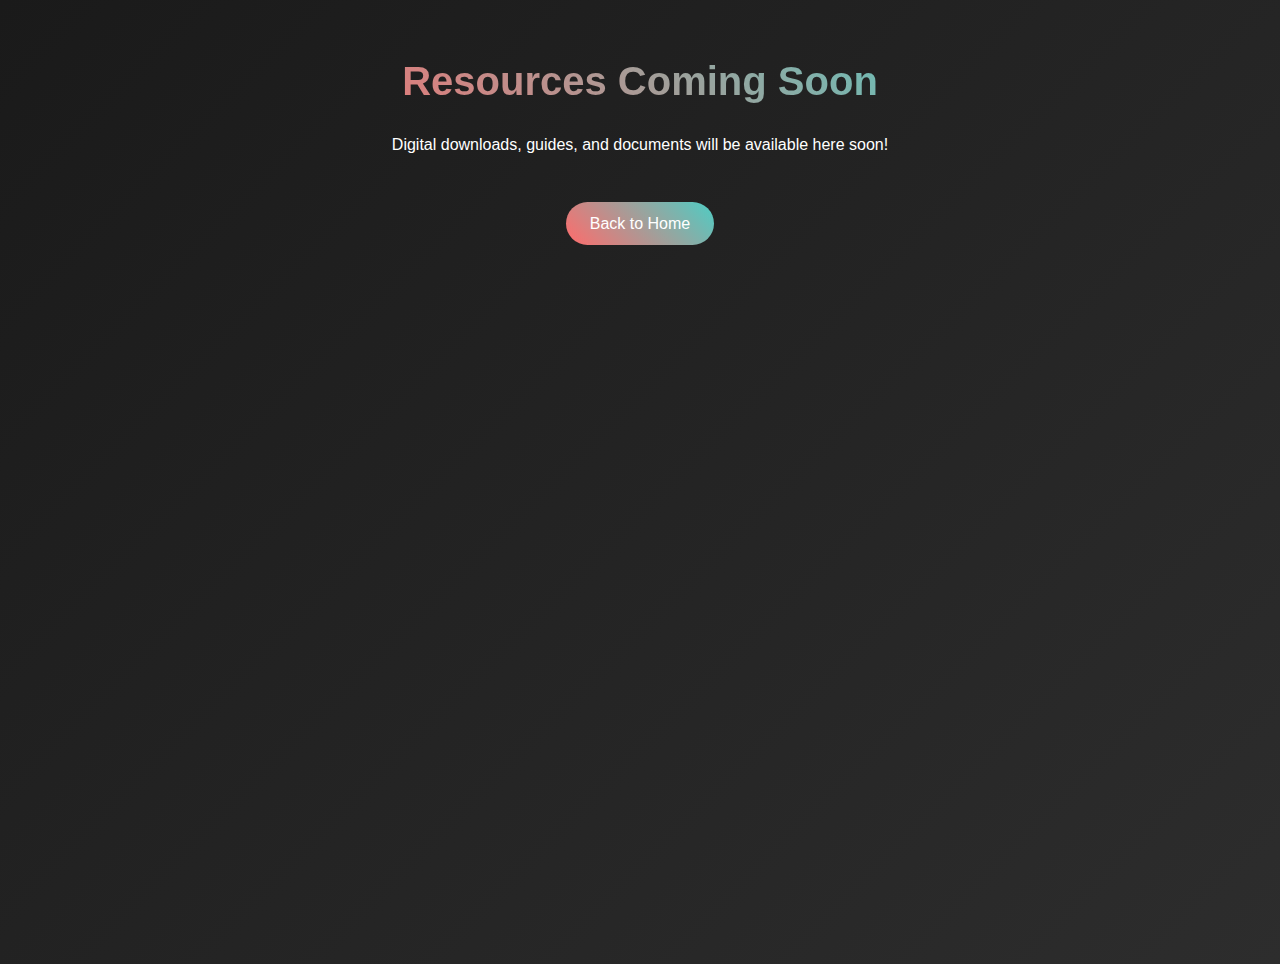
<file: resources.html>
<!DOCTYPE html>
<html lang="en">
<head>
    <meta charset="UTF-8">
    <meta name="viewport" content="width=device-width, initial-scale=1.0">
    <title>REIDOS - Resources</title>
    <style>
        body {
            font-family: 'Segoe UI', Tahoma, Geneva, Verdana, sans-serif;
            background: linear-gradient(135deg, #1a1a1a, #2d2d2d);
            color: #ffffff;
            min-height: 100vh;
            margin: 0;
            padding: 2rem;
            text-align: center;
        }
        .container {
            max-width: 800px;
            margin: 0 auto;
        }
        h1 {
            font-size: 2.5rem;
            margin-bottom: 2rem;
            background: linear-gradient(45deg, #ff6b6b, #4ecdc4);
            -webkit-background-clip: text;
            -webkit-text-fill-color: transparent;
        }
        .btn {
            display: inline-block;
            padding: 0.8rem 1.5rem;
            background: linear-gradient(45deg, #ff6b6b, #4ecdc4);
            color: white;
            text-decoration: none;
            border-radius: 25px;
            margin-top: 2rem;
        }
    </style>
</head>
<body>
    <div class="container">
        <h1>Resources Coming Soon</h1>
        <p>Digital downloads, guides, and documents will be available here soon!</p>
        <a href="index.html" class="btn">Back to Home</a>
    </div>
</body>
</html>
</file>
